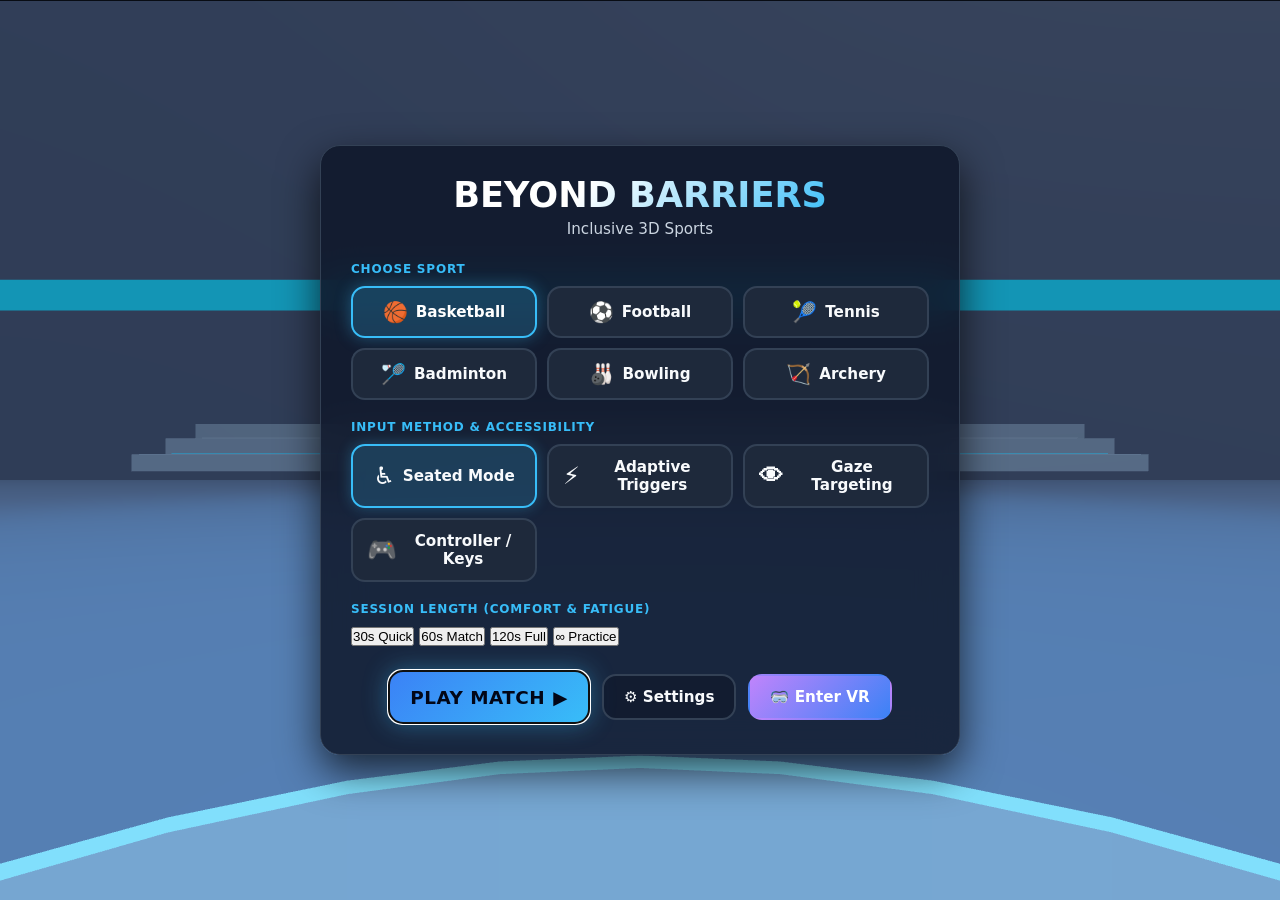
<file: index.html>
<!DOCTYPE html>
<html lang="en">
<head>
  <meta charset="UTF-8">
  <meta name="viewport" content="width=device-width, initial-scale=1.0, maximum-scale=1.0, user-scalable=no">
  <meta name="description" content="Beyond Barriers - Inclusive 3D VR Sports. Basketball, Football, Tennis, Badminton, Bowling, and Archery.">
  <meta name="theme-color" content="#080c14">
  <title>Beyond Barriers - Inclusive VR Sports</title>
  <link rel="stylesheet" href="css/styles.css">
</head>
<body>
  <!-- Screen Reader Announcements -->
  <div id="a11y-announcer" class="sr-only" aria-live="polite" aria-atomic="true"></div>

  <!-- 3D WebGL / WebXR Viewport -->
  <div id="webgl-canvas-container">
    <canvas id="webgl-canvas" tabindex="-1" aria-label="3D Sports Arena Viewport"></canvas>
  </div>

  <!-- Aim Crosshair with Selection Indicator & Gaze Dwell Ring -->
  <div id="aim-reticle" aria-hidden="true">
    <div class="reticle-circle" id="reticle-indicator">
      <svg class="gaze-dwell-svg" viewBox="0 0 36 36">
        <circle class="gaze-dwell-bg" cx="18" cy="18" r="16" />
        <circle class="gaze-dwell-fill" id="gaze-dwell-fill" cx="18" cy="18" r="16" />
      </svg>
      <span class="reticle-target-badge" id="reticle-target-badge">AIM READY</span>
    </div>
  </div>

  <!-- Dynamic Floating Feedback (Points, Swish, Strike) -->
  <div id="floating-feedback" aria-live="assertive" aria-atomic="true"></div>

  <!-- Subtle Notification Toast -->
  <aside id="a11y-live-toast" class="a11y-live-toast" aria-live="assertive" aria-atomic="true"></aside>

  <!-- UI Root Container -->
  <main id="ui-container">

    <!-- =======================================================================
         CLEAN, GAME-FIRST LAUNCHER (MINIMAL, NO CLUTTER)
         ======================================================================= -->
    <section id="screen-launcher" class="screen active interactive" aria-labelledby="launcher-heading">
      <div class="launcher-card">
        <header class="launcher-header">
          <h1 id="launcher-heading" class="launcher-title">BEYOND BARRIERS</h1>
          <p class="launcher-subtitle">Inclusive 3D Sports</p>
        </header>

        <!-- 1. Choose Sport -->
        <div class="selection-section">
          <label class="section-label">CHOOSE SPORT</label>
          <div class="sports-pill-grid" role="radiogroup" aria-label="Choose Sport">
            <button class="sport-pill-btn active" data-sport="basketball" role="radio" aria-checked="true">
              <span class="pill-icon">&#x1F3C0;</span>
              <span class="pill-name">Basketball</span>
            </button>
            <button class="sport-pill-btn" data-sport="football" role="radio" aria-checked="false">
              <span class="pill-icon">&#x26BD;</span>
              <span class="pill-name">Football</span>
            </button>
            <button class="sport-pill-btn" data-sport="tennis" role="radio" aria-checked="false">
              <span class="pill-icon">&#x1F3BE;</span>
              <span class="pill-name">Tennis</span>
            </button>
            <button class="sport-pill-btn" data-sport="badminton" role="radio" aria-checked="false">
              <span class="pill-icon">&#x1F3F8;</span>
              <span class="pill-name">Badminton</span>
            </button>
            <button class="sport-pill-btn" data-sport="bowling" role="radio" aria-checked="false">
              <span class="pill-icon">&#x1F3B3;</span>
              <span class="pill-name">Bowling</span>
            </button>
            <button class="sport-pill-btn" data-sport="archery" role="radio" aria-checked="false">
              <span class="pill-icon">&#x1F3F9;</span>
              <span class="pill-name">Archery</span>
            </button>
          </div>
        </div>

        <!-- 2. Choose Input & Accessibility Mode -->
        <div class="selection-section">
          <label class="section-label">INPUT METHOD &amp; ACCESSIBILITY</label>
          <div class="preset-pill-grid preset-grid-4" role="radiogroup" aria-label="Input Method &amp; Accessibility">
            <button class="preset-pill-btn active" data-preset="seated" role="radio" aria-checked="true" title="Seated Movement: 1.25m Eye-Level, Wheelchair Friendly">
              <span class="preset-icon">&#x267F;</span>
              <span class="preset-name">Seated Mode</span>
            </button>
            <button class="preset-pill-btn" data-preset="adaptive-triggers" role="radio" aria-checked="false" title="Adaptive Triggers: Single Tap / Auto-Oscillate">
              <span class="preset-icon">&#x26A1;</span>
              <span class="preset-name">Adaptive Triggers</span>
            </button>
            <button class="preset-pill-btn" data-preset="gaze" role="radio" aria-checked="false" title="Gaze Targeting: Look to aim, hands-free dwell">
              <span class="preset-icon">&#x1F441;</span>
              <span class="preset-name">Gaze Targeting</span>
            </button>
            <button class="preset-pill-btn" data-preset="standard" role="radio" aria-checked="false" title="Controller &amp; Keyboard: Standard regulation manual input">
              <span class="preset-icon">&#x1F3AE;</span>
              <span class="preset-name">Controller / Keys</span>
            </button>
          </div>
        </div>

        <!-- 3. Session Duration (Comfort & Fatigue) -->
        <div class="selection-section">
          <label class="section-label">SESSION LENGTH (COMFORT &amp; FATIGUE)</label>
          <div class="duration-pill-grid" role="radiogroup" aria-label="Session Duration">
            <button class="duration-pill-btn" data-duration="30" role="radio" aria-checked="false">30s Quick</button>
            <button class="duration-pill-btn active" data-duration="60" role="radio" aria-checked="true">60s Match</button>
            <button class="duration-pill-btn" data-duration="120" role="radio" aria-checked="false">120s Full</button>
            <button class="duration-pill-btn" data-duration="0" role="radio" aria-checked="false">&#x221E; Practice</button>
          </div>
        </div>

        <!-- Launcher Actions -->
        <div class="launcher-actions">
          <button id="btn-play-now" class="btn btn-primary btn-large btn-play" autofocus>
            <span>PLAY MATCH</span>
            <span aria-hidden="true">&#x25B6;</span>
          </button>
          <button id="btn-open-settings" class="btn btn-secondary">
            <span>&#x2699; Settings</span>
          </button>
          <button id="btn-enter-vr" class="btn btn-accent" title="Enter WebXR VR">
            <span>&#x1F97D; Enter VR</span>
          </button>
        </div>
      </div>
    </section>

    <!-- =======================================================================
         STREAMLINED IN-GAME HUD (GAME-FIRST BROADCAST SCOREBOARD)
         ======================================================================= -->
    <div id="game-hud" aria-label="Game Heads Up Display">
      <!-- Top Broadcast Match Scoreboard Bar -->
      <header class="hud-top-bar">
        <!-- Live Dual-Team Match Scoreboard -->
        <div class="hud-card hud-scoreboard-box">
          <!-- Blue Team -->
          <div class="scoreboard-team team-blue">
            <span class="team-tag">BLUE</span>
            <span class="team-score-digits" id="hud-score-blue">0</span>
          </div>

          <!-- Match Time & Shot Clock -->
          <div class="scoreboard-center">
            <div class="clock-display" id="hud-match-clock">01:00</div>
            <div class="shot-clock-pill" id="hud-shot-clock">18s</div>
          </div>

          <!-- Red Team -->
          <div class="scoreboard-team team-red">
            <span class="team-score-digits" id="hud-score-red">0</span>
            <span class="team-tag">RED</span>
          </div>
        </div>

        <!-- Pause Button -->
        <button id="btn-hud-pause" class="btn btn-secondary btn-icon" title="Pause Game (P or Esc)" aria-label="Pause Game">
          <span>&#x23F8;</span>
        </button>
      </header>

      <!-- Minimal Interactive Warm-Up Tutorial Card -->
      <div id="tutorial-overlay" class="tutorial-overlay" aria-live="polite">
        <div class="tutorial-card">
          <div class="tutorial-header">
            <span class="tutorial-step-badge" id="tut-step-badge">WARM-UP 1/3</span>
            <button id="btn-skip-tutorial" class="btn-skip-tut" title="Skip Warm-Up">Skip &rarr;</button>
          </div>
          <h3 id="tut-title" class="tutorial-title">&#x1F3C0; MOVE</h3>
          <p id="tut-desc" class="tutorial-desc">Tap <strong>LEFT</strong> or <strong>RIGHT</strong> to change spot.</p>
          <div class="tutorial-progress-dots">
            <span class="tut-dot active" id="tut-dot-1"></span>
            <span class="tut-dot" id="tut-dot-2"></span>
            <span class="tut-dot" id="tut-dot-3"></span>
          </div>
        </div>
      </div>

      <!-- Bottom Minimal Action Bar -->
      <footer class="hud-bottom-bar">
        <!-- Quick Interaction & Accessibility Toolbar (Adaptive Triggers, Gaze, Session Length) -->
        <div class="hud-interaction-pills" role="toolbar" aria-label="Quick Interaction Modes">
          <button id="btn-toggle-trigger" class="btn-hud-pill" title="Adaptive Triggers: Tap / Hold / Oscillate">
            <span class="hud-pill-icon">&#x26A1;</span>
            <span class="hud-pill-label" id="hud-pill-trigger-lbl">TRIGGER: TAP</span>
          </button>
          <button id="btn-toggle-gaze" class="btn-hud-pill" title="Gaze Targeting: Dwell look to aim &amp; shoot">
            <span class="hud-pill-icon">&#x1F441;</span>
            <span class="hud-pill-label" id="hud-pill-gaze-lbl">GAZE: OFF</span>
          </button>
          <button id="btn-toggle-duration" class="btn-hud-pill" title="Session Length (Comfort &amp; Fatigue)">
            <span class="hud-pill-icon">&#x23F1;</span>
            <span class="hud-pill-label" id="hud-pill-duration-lbl">60s MATCH</span>
          </button>
        </div>

        <!-- Court Position Minimal Switcher -->
        <div class="hud-position-bar" role="group" aria-label="Court Playing Position">
          <button id="btn-pos-left" class="btn btn-pos" title="Left Wing (1)">
            <span>&#x2190; LEFT</span>
          </button>
          <button id="btn-pos-home" class="btn btn-pos active" title="Home Spot (2 / C)">
            <span>&#x2605; HOME</span>
          </button>
          <button id="btn-pos-right" class="btn btn-pos" title="Right Wing (3)">
            <span>RIGHT &#x2192;</span>
          </button>
        </div>

        <!-- Sleek Minimal Power Gauge -->
        <div class="power-bar-wrapper" title="Shot Power">
          <div id="power-bar-fill" class="power-bar-fill"></div>
        </div>

        <!-- Minimal Action Cluster -->
        <div class="hud-action-cluster">
          <button id="btn-pass-left" class="btn btn-team-pass" aria-label="Pass Left (E)">
            <span>&#x21B0; PASS</span>
          </button>
          <button id="btn-primary-action" class="btn btn-primary btn-primary-action" aria-label="Perform Primary Sport Action">
            <span>SHOOT</span>
          </button>
          <button id="btn-pass-right" class="btn btn-team-pass" aria-label="Pass Right (F)">
            <span>PASS &#x21B1;</span>
          </button>
        </div>
      </footer>
    </div>

    <!-- =======================================================================
         CHAMPIONSHIP MATCH RESULT MODAL
         ======================================================================= -->
    <div id="modal-match-result" class="modal-overlay" role="dialog" aria-modal="true" aria-labelledby="match-result-title">
      <div class="modal-content interactive match-result-card">
        <header class="panel-header" style="flex-direction:column; gap:4px; text-align:center;">
          <div id="result-trophy-icon" style="font-size:3rem; margin-bottom:4px;">&#x1F3C6;</div>
          <h2 id="match-result-title" class="panel-title" style="font-size:1.8rem;">MATCH COMPLETE!</h2>
          <p id="match-result-subtitle" style="color:var(--text-secondary); font-size:0.95rem;">BLUE TEAM FINISHES STRONG!</p>
        </header>

        <div class="result-score-banner">
          <div class="team-score-pill blue-pill">
            <span class="pill-team-name">BLUE TEAM</span>
            <span class="pill-team-score" id="result-blue-score">18</span>
          </div>
          <div class="vs-badge">FINAL</div>
          <div class="team-score-pill red-pill">
            <span class="pill-team-score" id="result-red-score">14</span>
            <span class="pill-team-name">RED OPPONENTS</span>
          </div>
        </div>

        <div class="match-stats-grid">
          <div class="stat-pill"><span class="stat-lbl">Points</span><strong id="stat-points">18</strong></div>
          <div class="stat-pill"><span class="stat-lbl">Assists</span><strong id="stat-assists">4</strong></div>
          <div class="stat-pill"><span class="stat-lbl">Rebounds</span><strong id="stat-rebounds">3</strong></div>
          <div class="stat-pill"><span class="stat-lbl">Accuracy</span><strong id="stat-accuracy">75%</strong></div>
        </div>

        <div class="match-result-actions" style="display:flex; gap:12px; justify-content:center; margin-top:20px;">
          <button id="btn-result-rematch" class="btn btn-primary btn-large" style="flex:1;">&#x26A1; PLAY REMATCH</button>
          <button id="btn-result-change-sport" class="btn btn-secondary btn-large" style="flex:1;">&#x1F3C0; CHANGE SPORT</button>
        </div>
      </div>
    </div>

    <!-- =======================================================================
         PAUSE MODAL
         ======================================================================= -->
    <div id="modal-pause" class="modal-overlay" role="dialog" aria-modal="true" aria-labelledby="pause-title">
      <div class="modal-content interactive pause-card">
        <header class="panel-header">
          <h2 id="pause-title" class="panel-title">&#x23F8; MATCH PAUSED</h2>
        </header>
        <div class="pause-actions">
          <button id="btn-pause-resume" class="btn btn-primary btn-large">&#x25B6; RESUME</button>
          <button id="btn-pause-restart" class="btn btn-secondary btn-large">&#x21BB; RESTART MATCH</button>
          <button id="btn-pause-change-sport" class="btn btn-secondary btn-large">&#x1F3C0; CHANGE SPORT</button>
          <button id="btn-pause-settings" class="btn btn-secondary btn-large">&#x2699; SETTINGS</button>
        </div>
      </div>
    </div>

    <!-- =======================================================================
         ACCESSIBILITY SETTINGS & INCLUSIVE DESIGN PRINCIPLES MODAL
         ======================================================================= -->
    <div id="modal-settings" class="modal-overlay" role="dialog" aria-modal="true" aria-labelledby="settings-modal-title">
      <div class="modal-content interactive settings-card settings-card-wide">
        <header class="panel-header">
          <h2 id="settings-modal-title" class="panel-title">&#x2699; SETTINGS &amp; INCLUSIVE DESIGN</h2>
          <button id="btn-close-settings" class="btn btn-secondary btn-icon" aria-label="Close Settings">&#x2715;</button>
        </header>

        <!-- Two Tab Switcher -->
        <div class="settings-tab-bar" role="tablist">
          <button id="tab-btn-controls" class="settings-tab-btn active" role="tab" aria-selected="true" aria-controls="settings-tab-controls">
            <span>&#x2699; Accessibility &amp; Ergonomics</span>
          </button>
          <button id="tab-btn-principles" class="settings-tab-btn" role="tab" aria-selected="false" aria-controls="settings-tab-principles">
            <span>&#x1F4CB; Design Principles &amp; Input Matrix</span>
          </button>
        </div>

        <!-- TAB 1: ACCESSIBILITY CONTROLS & ERGONOMICS -->
        <div id="settings-tab-controls" class="settings-tab-panel active" role="tabpanel">
          <div class="settings-grid">
            <div class="setting-card">
              <div class="setting-title">
                <label for="chk-seated-mode">Seated / Wheelchair Mode</label>
                <input type="checkbox" id="chk-seated-mode" checked>
              </div>
              <p class="setting-desc">Sets eye-level to 1.25m with smooth camera height transition.</p>
            </div>

            <div class="setting-card">
              <div class="setting-title">
                <label for="sel-trigger-mode">Adaptive Trigger Mode</label>
                <select id="sel-trigger-mode">
                  <option value="tap" selected>Tap (Instant calibrated shot, zero fatigue)</option>
                  <option value="hold">Hold &amp; Release (Manual power charging)</option>
                  <option value="oscillate">Auto-Oscillate (2-tap timing meter)</option>
                </select>
              </div>
              <p class="setting-desc">Replaces tiring arm swings with adjustable button triggers.</p>
            </div>

            <div class="setting-card">
              <div class="setting-title">
                <label for="chk-gaze-targeting">Gaze Dwell Targeting</label>
                <input type="checkbox" id="chk-gaze-targeting">
              </div>
              <p class="setting-desc">Look at hoop or teammate for 0.8s to aim and auto-confirm.</p>
            </div>

            <div class="setting-card">
              <div class="setting-title">
                <label for="sel-session-duration">Session Duration</label>
                <select id="sel-session-duration">
                  <option value="30">30 Seconds (Quick burst, low fatigue)</option>
                  <option value="60" selected>60 Seconds (Regulation match)</option>
                  <option value="120">120 Seconds (Full championship)</option>
                  <option value="0">&#x221E; Practice Mode (Untimed free play)</option>
                </select>
              </div>
              <p class="setting-desc">Comfort &amp; fatigue pacing tailored to physical stamina.</p>
            </div>

            <div class="setting-card">
              <div class="setting-title">
                <label for="sel-game-pace">Game Pace Dilation</label>
                <select id="sel-game-pace">
                  <option value="relaxed" selected>0.7x Relaxed (Slower ball, more reaction time)</option>
                  <option value="standard">1.0x Regulation Speed</option>
                  <option value="fast">1.25x Fast Pace</option>
                </select>
              </div>
              <p class="setting-desc">Scales physics and reaction timing for comfortable play.</p>
            </div>

            <div class="setting-card">
              <div class="setting-title">
                <label for="sel-aim-assist">Aim Assistance</label>
                <select id="sel-aim-assist">
                  <option value="high" selected>High (Strong trajectory guidance)</option>
                  <option value="medium">Medium (Balanced)</option>
                  <option value="off">Off (Manual skill)</option>
                </select>
              </div>
              <p class="setting-desc">Magnetically pulls shots toward target center.</p>
            </div>

            <div class="setting-card">
              <div class="setting-title">
                <label for="chk-high-contrast">High Contrast Theme</label>
                <input type="checkbox" id="chk-high-contrast">
              </div>
              <p class="setting-desc">Pure black background with vivid yellow borders.</p>
            </div>

            <div class="setting-card">
              <div class="setting-title">
                <label for="chk-audio-feedback">Audio &amp; Gentle Guidance</label>
                <input type="checkbox" id="chk-audio-feedback" checked>
              </div>
              <p class="setting-desc">Web Audio sound cues with supportive coaching and no harsh penalties.</p>
            </div>
          </div>
        </div>

        <!-- TAB 2: INCLUSIVE DESIGN PRINCIPLES & INPUT MATRIX -->
        <div id="settings-tab-principles" class="settings-tab-panel" role="tabpanel" style="display:none;">
          <div class="principles-tables-wrap">
            <!-- Table 1: Design Principles -->
            <div class="principles-block">
              <h3 class="principles-heading">&#x1F3AF; Design Principles &amp; Interaction Design</h3>
              <table class="principles-table">
                <thead>
                  <tr>
                    <th style="width:28%;">Design principle</th>
                    <th>Interaction design</th>
                  </tr>
                </thead>
                <tbody>
                  <tr>
                    <td><strong>Affordances &amp; signifiers</strong></td>
                    <td>Interactive objects use clear outlines, contrasting colours, icons, and short labels. Targets highlight when selected or focused.</td>
                  </tr>
                  <tr>
                    <td><strong>Hover &amp; selection feedback</strong></td>
                    <td>Objects change colour or glow when targeted. A selection indicator confirms where the user is aiming.</td>
                  </tr>
                  <tr>
                    <td><strong>Action feedback</strong></td>
                    <td>Successful throws, passes, and hits trigger animations, score updates, and optional spatial audio or controller vibration.</td>
                  </tr>
                  <tr>
                    <td><strong>Error recovery</strong></td>
                    <td>Missed actions show gentle visual guidance and allow retries without harsh penalties.</td>
                  </tr>
                  <tr>
                    <td><strong>Spatial ergonomics</strong></td>
                    <td>Keep menus within a comfortable forward field of view, around eye level, and avoid requiring repeated overhead reaching.</td>
                  </tr>
                  <tr>
                    <td><strong>Comfort &amp; fatigue</strong></td>
                    <td>Provide seated play, adjustable session lengths, pause options, and alternatives to large arm movements.</td>
                  </tr>
                  <tr>
                    <td><strong>Interaction challenge &amp; iteration</strong></td>
                    <td>If a full-arm swing is tiring or difficult to detect, replace it with a short flick or button-triggered action and test whether it feels easier to control.</td>
                  </tr>
                </tbody>
              </table>
            </div>

            <!-- Table 2: Input Methods -->
            <div class="principles-block" style="margin-top:20px;">
              <h3 class="principles-heading">&#x1F3AE; Input Method &amp; Rationale Matrix</h3>
              <table class="principles-table">
                <thead>
                  <tr>
                    <th style="width:24%;">Input method</th>
                    <th style="width:38%;">How the user interacts</th>
                    <th>Why it was chosen</th>
                  </tr>
                </thead>
                <tbody>
                  <tr>
                    <td><strong>Hand tracking</strong></td>
                    <td>Pinch, grab, or perform a short hand gesture to interact with objects.</td>
                    <td>Supports natural interaction without requiring complex controller movements.</td>
                  </tr>
                  <tr>
                    <td><strong>Controller input</strong></td>
                    <td>Press buttons to shoot, pass, hit, or activate actions.</td>
                    <td>Provides reliable alternatives for users who find gestures difficult.</td>
                  </tr>
                  <tr>
                    <td><strong>Gaze targeting</strong></td>
                    <td>Look at a target to aim or highlight an object.</td>
                    <td>Reduces the need for large arm movements.</td>
                  </tr>
                  <tr>
                    <td><strong>Seated movement</strong></td>
                    <td>Use a joystick, small lean, or simplified input to move or reposition.</td>
                    <td>Supports users who play from a wheelchair or seated position.</td>
                  </tr>
                  <tr>
                    <td><strong>Adaptive triggers</strong></td>
                    <td>Use a tap, hold, or release to perform a sport action.</td>
                    <td>Makes actions adjustable to different physical abilities.</td>
                  </tr>
                </tbody>
              </table>
            </div>
          </div>
        </div>

        <div style="margin-top:18px; text-align:right;">
          <button id="btn-close-settings-done" class="btn btn-primary">DONE</button>
        </div>
      </div>
    </div>

  </main>

  <!-- 3D & Application Script Modules -->
  <script src="js/three.min.js"></script>
  <script src="js/audio.js"></script>
  <script src="js/accessibility.js"></script>
  <script src="js/character.js"></script>
  <script src="js/input.js"></script>
  <script src="js/arena.js"></script>
  <script src="js/sports/SportBase.js"></script>
  <script src="js/sports/BasketballSport.js"></script>
  <script src="js/sports/FootballSport.js"></script>
  <script src="js/sports/TennisSport.js"></script>
  <script src="js/sports/BadmintonSport.js"></script>
  <script src="js/sports/BowlingSport.js"></script>
  <script src="js/sports/ArcherySport.js"></script>
  <script src="js/app.js"></script>
</body>
</html>
</file>
<file: css/styles.css>
/* ==========================================================================
   BEYOND BARRIERS - INCLUSIVE VR SPORTS
   Streamlined, Game-First Minimal UI with Living 3D Arena
   ========================================================================== */

:root {
  --bg-deep: #080c14;
  --bg-surface-glass: rgba(15, 23, 42, 0.85);
  --bg-card: #1e293b;
  --bg-card-hover: #283548;
  
  --border-subtle: #334155;
  --border-active: #38bdf8;
  
  --text-primary: #f8fafc;
  --text-secondary: #cbd5e1;
  --text-muted: #94a3b8;
  
  --accent-cyan: #38bdf8;
  --accent-blue: #3b82f6;
  --accent-emerald: #10b981;
  --accent-amber: #f59e0b;
  --accent-lavender: #c084fc;
  
  --radius-sm: 8px;
  --radius-md: 14px;
  --radius-lg: 20px;
  --radius-pill: 9999px;
  
  --shadow-glow: 0 0 25px rgba(56, 189, 248, 0.4);
}

/* High Contrast Mode */
body.high-contrast {
  --bg-deep: #000000;
  --bg-surface-glass: #000000;
  --bg-card: #121212;
  --bg-card-hover: #1e1e1e;
  --border-subtle: #ffffff;
  --border-active: #ffff00;
  --text-primary: #ffffff;
  --text-secondary: #ffffff;
  --accent-cyan: #ffff00;
  --accent-blue: #00ffff;
  --shadow-glow: 0 0 25px #ffff00;
}

*, *::before, *::after {
  box-sizing: border-box;
  margin: 0;
  padding: 0;
}

html, body {
  width: 100%;
  height: 100%;
  overflow: hidden;
  background-color: var(--bg-deep);
  color: var(--text-primary);
  font-family: system-ui, -apple-system, BlinkMacSystemFont, 'Segoe UI', Roboto, sans-serif;
  user-select: none;
  -webkit-user-select: none;
}

/* 3D Canvas */
#webgl-canvas {
  position: absolute;
  top: 0;
  left: 0;
  width: 100%;
  height: 100%;
  z-index: 1;
  outline: none;
  display: block;
}

#ui-container {
  position: absolute;
  top: 0;
  left: 0;
  width: 100%;
  height: 100%;
  z-index: 10;
  pointer-events: none;
}

.interactive {
  pointer-events: auto;
}

/* Screen Transitions */
.screen {
  position: absolute;
  top: 0;
  left: 0;
  width: 100%;
  height: 100%;
  display: flex;
  align-items: center;
  justify-content: center;
  padding: 20px;
  opacity: 0;
  visibility: hidden;
  transition: opacity 0.25s ease, visibility 0.25s ease;
  z-index: 20;
}

.screen.active {
  opacity: 1;
  visibility: visible;
  pointer-events: auto;
}

/* ==========================================================================
   QUICK LAUNCHER CARD
   ========================================================================== */
.launcher-card {
  background: var(--bg-surface-glass);
  backdrop-filter: blur(20px);
  -webkit-backdrop-filter: blur(20px);
  border: 1px solid var(--border-subtle);
  border-radius: var(--radius-lg);
  box-shadow: 0 16px 40px rgba(0, 0, 0, 0.7);
  max-width: 640px;
  width: 100%;
  padding: 30px;
  text-align: center;
}

.brand-badge {
  display: inline-flex;
  align-items: center;
  background: rgba(56, 189, 248, 0.15);
  border: 1px solid rgba(56, 189, 248, 0.4);
  color: var(--accent-cyan);
  padding: 4px 14px;
  border-radius: var(--radius-pill);
  font-size: 0.8rem;
  font-weight: 700;
  letter-spacing: 1px;
  margin-bottom: 12px;
}

.launcher-title {
  font-size: 2.2rem;
  font-weight: 900;
  background: linear-gradient(135deg, #ffffff 40%, var(--accent-cyan) 85%);
  -webkit-background-clip: text;
  -webkit-text-fill-color: transparent;
  line-height: 1.1;
  margin-bottom: 6px;
}

.launcher-subtitle {
  font-size: 0.95rem;
  color: var(--text-secondary);
  margin-bottom: 24px;
}

.selection-section {
  margin-bottom: 20px;
  text-align: left;
}

.section-label {
  display: block;
  font-size: 0.75rem;
  font-weight: 800;
  color: var(--accent-cyan);
  letter-spacing: 0.8px;
  margin-bottom: 10px;
}

/* Sports Pill Grid */
.sports-pill-grid {
  display: grid;
  grid-template-columns: repeat(3, 1fr);
  gap: 10px;
}

.sport-pill-btn {
  background: var(--bg-card);
  border: 2px solid var(--border-subtle);
  border-radius: var(--radius-md);
  padding: 12px 8px;
  color: var(--text-primary);
  font-family: inherit;
  font-size: 0.95rem;
  font-weight: 700;
  cursor: pointer;
  display: flex;
  align-items: center;
  justify-content: center;
  gap: 8px;
  transition: all 0.15s ease;
}

.sport-pill-btn:hover {
  background: var(--bg-card-hover);
  border-color: var(--accent-cyan);
}

.sport-pill-btn.active {
  background: rgba(56, 189, 248, 0.2);
  border-color: var(--accent-cyan);
  box-shadow: 0 0 16px rgba(56, 189, 248, 0.35);
  color: #ffffff;
}

.pill-icon {
  font-size: 1.25rem;
}

/* Preset Cards */
.preset-pill-grid {
  display: grid;
  grid-template-columns: repeat(3, 1fr);
  gap: 10px;
}

.preset-pill-btn {
  background: var(--bg-card);
  border: 2px solid var(--border-subtle);
  border-radius: var(--radius-md);
  padding: 12px 14px;
  color: var(--text-primary);
  font-family: inherit;
  font-size: 0.95rem;
  font-weight: 700;
  cursor: pointer;
  display: flex;
  gap: 8px;
  align-items: center;
  justify-content: center;
  transition: all 0.15s ease;
}

.preset-pill-btn:hover {
  border-color: var(--accent-cyan);
  background: var(--bg-card-hover);
}

.preset-pill-btn.active {
  background: rgba(56, 189, 248, 0.18);
  border-color: var(--accent-cyan);
  box-shadow: 0 0 14px rgba(56, 189, 248, 0.3);
}

.preset-icon {
  font-size: 1.5rem;
}

.preset-info strong {
  display: block;
  font-size: 0.85rem;
  line-height: 1.2;
}

.preset-info small {
  display: block;
  font-size: 0.72rem;
  color: var(--text-muted);
  line-height: 1.2;
  margin-top: 2px;
}

/* Clean Preset Summary Pill (Replaces old text-heavy debug metrics) */
.preset-summary-pill {
  display: flex;
  align-items: center;
  justify-content: center;
  gap: 8px;
  background: rgba(15, 23, 42, 0.75);
  border: 1px solid var(--accent-cyan);
  border-radius: var(--radius-pill);
  padding: 8px 16px;
  font-size: 0.82rem;
  color: var(--accent-cyan);
  margin-bottom: 8px;
  box-shadow: 0 0 16px rgba(56, 189, 248, 0.15);
}

.summary-icon {
  font-size: 1.1rem;
}

.summary-text {
  font-weight: 700;
  letter-spacing: 0.3px;
}

/* Launcher Actions */
.launcher-actions {
  display: flex;
  align-items: center;
  justify-content: center;
  gap: 12px;
  margin-top: 24px;
}

.btn {
  display: inline-flex;
  align-items: center;
  justify-content: center;
  gap: 8px;
  min-height: 46px;
  padding: 10px 20px;
  font-size: 0.95rem;
  font-weight: 700;
  font-family: inherit;
  border-radius: var(--radius-md);
  border: 2px solid transparent;
  cursor: pointer;
  transition: all 0.15s ease;
  background: var(--bg-card);
  color: var(--text-primary);
}

.btn:hover {
  transform: translateY(-2px);
  background: var(--bg-card-hover);
}

.btn-primary {
  background: linear-gradient(135deg, var(--accent-blue), var(--accent-cyan));
  color: #020617;
  font-weight: 800;
}

.btn-play {
  min-width: 200px;
  min-height: 54px;
  font-size: 1.15rem;
  letter-spacing: 0.5px;
  box-shadow: var(--shadow-glow);
}

.btn-secondary {
  border-color: var(--border-subtle);
  background: rgba(15, 23, 42, 0.7);
}

.btn-accent {
  background: linear-gradient(135deg, var(--accent-lavender), var(--accent-blue));
  color: #ffffff;
}

.btn-icon {
  width: 44px;
  height: 44px;
  padding: 0;
  border-radius: 50%;
  font-size: 1.1rem;
}

.hud-360-cluster {
  display: flex;
  align-items: center;
  gap: 6px;
  pointer-events: auto;
}

.btn-sm {
  padding: 6px 12px;
  font-size: 0.78rem;
  font-weight: 700;
  border-radius: var(--radius-sm);
  background: rgba(15, 23, 42, 0.85);
  border: 1px solid var(--border-subtle);
  color: var(--text-secondary);
  display: inline-flex;
  align-items: center;
  justify-content: center;
  cursor: pointer;
  transition: all 0.15s ease;
}

.btn-sm:hover {
  background: var(--bg-card-hover);
  border-color: var(--accent-cyan);
  color: #38bdf8;
  transform: translateY(-1px);
}

/* ==========================================================================
   MINIMAL IN-GAME HUD
   ========================================================================== */
#game-hud {
  position: absolute;
  top: 0;
  left: 0;
  width: 100%;
  height: 100%;
  pointer-events: none;
  z-index: 15;
  display: none;
  flex-direction: column;
  justify-content: space-between;
  padding: 16px 20px;
}

#game-hud.active {
  display: flex;
}

/* ==========================================================================
   MINIMAL INTERACTIVE WARM-UP TUTORIAL
   ========================================================================== */
.tutorial-overlay {
  position: absolute;
  top: 75px;
  left: 50%;
  transform: translateX(-50%) translateY(-20px);
  z-index: 100;
  pointer-events: auto;
  opacity: 0;
  visibility: hidden;
  transition: all 0.3s cubic-bezier(0.16, 1, 0.3, 1);
}

.tutorial-overlay.active {
  opacity: 1;
  visibility: visible;
  transform: translateX(-50%) translateY(0);
}

.tutorial-card {
  background: rgba(15, 23, 42, 0.92);
  backdrop-filter: blur(16px);
  -webkit-backdrop-filter: blur(16px);
  border: 1.5px solid var(--accent-cyan);
  border-radius: var(--radius-lg);
  padding: 12px 20px;
  box-shadow: 0 8px 30px rgba(0, 0, 0, 0.6), 0 0 20px rgba(56, 189, 248, 0.25);
  display: flex;
  flex-direction: column;
  align-items: center;
  gap: 6px;
  min-width: 280px;
  max-width: 350px;
  text-align: center;
}

.tutorial-header {
  width: 100%;
  display: flex;
  align-items: center;
  justify-content: space-between;
}

.tutorial-step-badge {
  font-size: 0.7rem;
  font-weight: 800;
  letter-spacing: 0.5px;
  color: var(--accent-cyan);
  background: rgba(6, 182, 212, 0.15);
  padding: 2px 8px;
  border-radius: var(--radius-pill);
}

.btn-skip-tut {
  background: transparent;
  border: none;
  color: var(--text-muted);
  font-size: 0.75rem;
  font-weight: 700;
  cursor: pointer;
  padding: 2px 6px;
  transition: color 0.15s ease;
}

.btn-skip-tut:hover {
  color: #ffffff;
}

.tutorial-title {
  font-size: 1.05rem;
  font-weight: 800;
  color: #ffffff;
  margin: 0;
}

.tutorial-desc {
  font-size: 0.85rem;
  color: var(--text-secondary);
  margin: 0;
}

.tutorial-desc strong {
  color: var(--accent-cyan);
}

.tutorial-progress-dots {
  display: flex;
  align-items: center;
  gap: 8px;
  margin-top: 4px;
}

.tut-dot {
  width: 24px;
  height: 4px;
  border-radius: 2px;
  background: rgba(255, 255, 255, 0.2);
  transition: all 0.25s ease;
}

.tut-dot.active {
  background: var(--accent-cyan);
  box-shadow: 0 0 8px rgba(56, 189, 248, 0.6);
}

.tut-dot.completed {
  background: var(--accent-emerald);
}

.hud-top-bar {
  display: flex;
  align-items: center;
  justify-content: space-between;
  pointer-events: auto;
  gap: 16px;
}

.hud-scoreboard-box {
  background: rgba(15, 23, 42, 0.92);
  backdrop-filter: blur(14px);
  border: 1px solid var(--border-subtle);
  border-radius: var(--radius-md);
  padding: 6px 16px;
  display: flex;
  align-items: center;
  gap: 16px;
  box-shadow: 0 4px 20px rgba(0, 0, 0, 0.5);
}

.scoreboard-team {
  display: flex;
  align-items: center;
  gap: 10px;
}

.team-tag {
  font-size: 0.75rem;
  font-weight: 800;
  letter-spacing: 0.5px;
}

.team-blue .team-tag {
  color: var(--accent-cyan);
}

.team-red .team-tag {
  color: #ef4444;
}

.team-score-digits {
  font-size: 1.8rem;
  font-weight: 900;
  font-family: 'Courier New', monospace;
  min-width: 32px;
  text-align: center;
}

.team-blue .team-score-digits {
  color: #38bdf8;
  text-shadow: 0 0 12px rgba(56, 189, 248, 0.5);
}

.team-red .team-score-digits {
  color: #ef4444;
  text-shadow: 0 0 12px rgba(239, 68, 68, 0.5);
}

.scoreboard-center {
  display: flex;
  flex-direction: column;
  align-items: center;
  padding: 0 8px;
  border-left: 1px solid var(--border-subtle);
  border-right: 1px solid var(--border-subtle);
}

.clock-display {
  font-size: 1.15rem;
  font-weight: 900;
  color: #ffffff;
  font-family: monospace;
  letter-spacing: 1px;
}

.shot-clock-pill {
  font-size: 0.7rem;
  font-weight: 800;
  color: var(--accent-amber);
  background: rgba(245, 158, 11, 0.15);
  border: 1px solid var(--accent-amber);
  padding: 1px 6px;
  border-radius: var(--radius-pill);
  margin-top: 2px;
}

.hud-action-cluster {
  display: flex;
  align-items: center;
  gap: 12px;
}

.btn-team-pass {
  min-width: 150px;
  min-height: 50px;
  background: rgba(2, 132, 199, 0.25);
  border: 1.5px solid var(--accent-cyan);
  color: #ffffff;
  font-size: 0.95rem;
  font-weight: 700;
  border-radius: var(--radius-pill);
  box-shadow: 0 4px 15px rgba(2, 132, 199, 0.3);
  transition: all 0.15s ease;
}

.btn-team-pass:hover {
  background: rgba(2, 132, 199, 0.45);
  border-color: #ffffff;
  transform: translateY(-2px);
}

/* Match Result Modal Card */
.match-result-card {
  max-width: 520px;
  text-align: center;
  background: rgba(15, 23, 42, 0.95);
  border: 2px solid var(--accent-cyan);
  box-shadow: 0 0 40px rgba(56, 189, 248, 0.35);
}

.result-score-banner {
  display: flex;
  align-items: center;
  justify-content: center;
  gap: 16px;
  margin: 18px 0;
}

.team-score-pill {
  flex: 1;
  background: var(--bg-card);
  border: 1px solid var(--border-subtle);
  border-radius: var(--radius-md);
  padding: 12px;
  display: flex;
  flex-direction: column;
  align-items: center;
}

.blue-pill {
  border-color: var(--accent-cyan);
  background: rgba(56, 189, 248, 0.1);
}

.red-pill {
  border-color: #ef4444;
  background: rgba(239, 68, 68, 0.1);
}

.pill-team-name {
  font-size: 0.75rem;
  font-weight: 800;
  letter-spacing: 0.5px;
  color: var(--text-muted);
}

.pill-team-score {
  font-size: 2.2rem;
  font-weight: 900;
  font-family: monospace;
  margin-top: 4px;
}

.blue-pill .pill-team-score { color: #38bdf8; }
.red-pill .pill-team-score { color: #ef4444; }

.vs-badge {
  font-size: 0.85rem;
  font-weight: 900;
  color: var(--text-muted);
  background: rgba(255, 255, 255, 0.1);
  padding: 4px 10px;
  border-radius: var(--radius-pill);
}

.match-stats-grid {
  display: grid;
  grid-template-columns: repeat(4, 1fr);
  gap: 8px;
  margin: 16px 0;
}

.stat-pill {
  background: rgba(255, 255, 255, 0.04);
  border: 1px solid var(--border-subtle);
  border-radius: var(--radius-sm);
  padding: 8px 4px;
}

.stat-lbl {
  display: block;
  font-size: 0.7rem;
  color: var(--text-muted);
  text-transform: uppercase;
}

.stat-pill strong {
  display: block;
  font-size: 1.15rem;
  color: var(--text-primary);
  margin-top: 2px;
}

.hud-hint-box {
  display: none !important;
}

.hud-bottom-bar {
  display: flex;
  flex-direction: column;
  align-items: center;
  gap: 8px;
  pointer-events: auto;
  margin: 0 auto;
}

.hud-position-bar {
  display: flex;
  align-items: center;
  justify-content: center;
  gap: 6px;
  background: rgba(15, 23, 42, 0.75);
  backdrop-filter: blur(8px);
  padding: 3px 8px;
  border-radius: var(--radius-pill);
  border: 1px solid rgba(255, 255, 255, 0.12);
  box-shadow: 0 4px 12px rgba(0, 0, 0, 0.4);
}

.btn-pos {
  padding: 4px 10px;
  font-size: 0.75rem;
  font-weight: 700;
  color: var(--text-secondary);
  background: transparent;
  border: 1px solid transparent;
  border-radius: var(--radius-pill);
  cursor: pointer;
  transition: all 0.15s ease;
  white-space: nowrap;
}

.btn-pos:hover {
  color: #ffffff;
  background: rgba(255, 255, 255, 0.08);
}

.btn-pos.active {
  color: #38bdf8;
  background: rgba(2, 132, 199, 0.25);
  border-color: var(--accent-cyan);
  box-shadow: 0 0 10px rgba(56, 189, 248, 0.3);
}

#btn-pos-home.active {
  color: #fbbf24;
  background: rgba(245, 158, 11, 0.2);
  border-color: var(--accent-amber);
  box-shadow: 0 0 10px rgba(245, 158, 11, 0.4);
}

.power-bar-wrapper {
  position: relative;
  width: 180px;
  height: 10px;
  background: rgba(0, 0, 0, 0.65);
  border: 1.5px solid rgba(255, 255, 255, 0.2);
  border-radius: var(--radius-pill);
  overflow: hidden;
}

.power-bar-fill {
  position: absolute;
  left: 0;
  top: 0;
  height: 100%;
  width: 0%;
  background: linear-gradient(90deg, #10b981 0%, #f59e0b 70%, #ef4444 100%);
  border-radius: var(--radius-pill);
  transition: width 0.05s linear;
}

.power-bar-label {
  display: none !important;
}

.hud-action-cluster {
  display: flex;
  align-items: center;
  gap: 10px;
}

.btn-team-pass {
  min-width: 85px;
  min-height: 42px;
  padding: 0 14px;
  background: rgba(2, 132, 199, 0.22);
  border: 1.5px solid var(--accent-cyan);
  color: #ffffff;
  font-size: 0.88rem;
  font-weight: 700;
  border-radius: var(--radius-pill);
  box-shadow: 0 4px 12px rgba(2, 132, 199, 0.25);
  transition: all 0.15s ease;
}

.btn-team-pass:hover {
  background: rgba(2, 132, 199, 0.4);
  border-color: #ffffff;
  transform: translateY(-1px);
}

.btn-primary-action {
  min-width: 150px;
  min-height: 48px;
  padding: 0 24px;
  font-size: 1.15rem;
  font-weight: 800;
  border-radius: var(--radius-pill);
  box-shadow: 0 6px 20px rgba(6, 182, 212, 0.4);
}

/* Reticle with Selection Indicator & Gaze Dwell */
#aim-reticle {
  position: absolute;
  top: 50%;
  left: 50%;
  transform: translate(-50%, -50%);
  width: 44px;
  height: 44px;
  pointer-events: none;
  z-index: 16;
  display: none;
  align-items: center;
  justify-content: center;
  transition: transform 0.05s ease-out;
}

#aim-reticle.active {
  display: flex;
}

.reticle-circle {
  width: 32px;
  height: 32px;
  border: 2px solid var(--accent-cyan);
  border-radius: 50%;
  position: relative;
  box-shadow: 0 0 12px rgba(6, 182, 212, 0.4);
  display: flex;
  align-items: center;
  justify-content: center;
  transition: border-color 0.15s ease, box-shadow 0.15s ease, transform 0.15s ease;
}

.reticle-circle::before {
  content: '';
  position: absolute;
  top: 50%; left: 50%;
  transform: translate(-50%, -50%);
  width: 4px; height: 4px;
  background: #ffffff;
  border-radius: 50%;
}

/* Hover & Selection Feedback: Target Locks */
.reticle-circle.locked-hoop {
  border-color: #fbbf24;
  box-shadow: 0 0 18px rgba(251, 191, 36, 0.9), inset 0 0 8px rgba(251, 191, 36, 0.4);
  transform: scale(1.15);
}

.reticle-circle.locked-teammate {
  border-color: #38bdf8;
  box-shadow: 0 0 18px rgba(56, 189, 248, 0.9), inset 0 0 8px rgba(56, 189, 248, 0.4);
  transform: scale(1.15);
}

/* Circular Gaze Dwell Progress */
.gaze-dwell-svg {
  position: absolute;
  top: -4px;
  left: -4px;
  width: 36px;
  height: 36px;
  transform: rotate(-90deg);
  pointer-events: none;
}

.gaze-dwell-bg {
  fill: none;
  stroke: rgba(255, 255, 255, 0.12);
  stroke-width: 2.5;
}

.gaze-dwell-fill {
  fill: none;
  stroke: var(--accent-cyan);
  stroke-width: 3;
  stroke-dasharray: 100.53;
  stroke-dashoffset: 100.53;
  stroke-linecap: round;
  transition: stroke-dashoffset 0.04s linear, stroke 0.15s ease;
}

.reticle-circle.locked-hoop .gaze-dwell-fill {
  stroke: #fbbf24;
}

/* Reticle Target Badge (Short label / affordance) */
.reticle-target-badge {
  position: absolute;
  bottom: -22px;
  left: 50%;
  transform: translateX(-50%);
  white-space: nowrap;
  font-size: 0.65rem;
  font-weight: 800;
  letter-spacing: 0.05em;
  background: rgba(15, 23, 42, 0.9);
  color: var(--accent-cyan);
  padding: 2px 7px;
  border-radius: var(--radius-pill);
  border: 1px solid rgba(56, 189, 248, 0.4);
  text-transform: uppercase;
  pointer-events: none;
  box-shadow: 0 2px 6px rgba(0, 0, 0, 0.5);
  transition: color 0.15s ease, border-color 0.15s ease;
}

.reticle-circle.locked-hoop .reticle-target-badge {
  color: #fbbf24;
  border-color: rgba(251, 191, 36, 0.6);
}

.reticle-circle.locked-teammate .reticle-target-badge {
  color: #38bdf8;
  border-color: rgba(56, 189, 248, 0.6);
}

/* Floating Feedback */
#floating-feedback {
  position: absolute;
  top: 35%;
  left: 50%;
  transform: translate(-50%, -50%);
  pointer-events: none;
  z-index: 30;
  display: flex;
  flex-direction: column;
  align-items: center;
  gap: 6px;
}

.feedback-banner {
  font-size: 2rem;
  font-weight: 900;
  padding: 10px 28px;
  border-radius: var(--radius-pill);
  background: rgba(15, 23, 42, 0.9);
  border: 2px solid var(--accent-cyan);
  animation: popFeedback 1.1s ease-out forwards;
}

.feedback-points {
  font-size: 1.5rem;
  font-weight: 800;
  color: var(--accent-emerald);
}

@keyframes popFeedback {
  0% { transform: scale(0.6); opacity: 0; }
  25% { transform: scale(1.08); opacity: 1; }
  80% { transform: scale(1); opacity: 1; }
  100% { transform: translateY(-25px); opacity: 0; }
}

/* Modals */
.modal-overlay {
  position: absolute;
  top: 0; left: 0;
  width: 100%; height: 100%;
  background: rgba(4, 7, 13, 0.85);
  backdrop-filter: blur(12px);
  display: flex;
  align-items: center;
  justify-content: center;
  z-index: 50;
  opacity: 0;
  visibility: hidden;
  transition: all 0.2s ease;
  padding: 20px;
}

.modal-overlay.active {
  opacity: 1;
  visibility: visible;
  pointer-events: auto;
}

.modal-content {
  background: var(--bg-surface-glass);
  border: 1px solid var(--border-subtle);
  border-radius: var(--radius-lg);
  max-width: 480px;
  width: 100%;
  padding: 28px;
}

.panel-header {
  display: flex;
  align-items: center;
  justify-content: space-between;
  margin-bottom: 20px;
  border-bottom: 1px solid var(--border-subtle);
  padding-bottom: 12px;
}

.panel-title {
  font-size: 1.4rem;
  font-weight: 800;
}

.pause-actions-list {
  display: flex;
  flex-direction: column;
  gap: 12px;
}

.settings-grid {
  display: flex;
  flex-direction: column;
  gap: 14px;
}

.setting-card {
  background: var(--bg-card);
  border: 1px solid var(--border-subtle);
  border-radius: var(--radius-md);
  padding: 14px;
}

.setting-title {
  display: flex;
  align-items: center;
  justify-content: space-between;
  font-weight: 700;
  margin-bottom: 4px;
}

.setting-desc {
  font-size: 0.85rem;
  color: var(--text-muted);
}

.select-control {
  width: 100%;
  min-height: 38px;
  padding: 6px 12px;
  border-radius: var(--radius-sm);
  background: #0f172a;
  border: 1px solid var(--border-subtle);
  color: var(--text-primary);
  font-family: inherit;
  margin-top: 6px;
}

/* ==========================================================================
   LIVE ACCESSIBILITY DEMONSTRATION TOAST & FEEDBACK
   ========================================================================== */
.a11y-live-toast {
  position: fixed;
  top: 14px;
  left: 50%;
  transform: translateX(-50%) translateY(-160%);
  background: rgba(15, 23, 42, 0.9);
  backdrop-filter: blur(12px);
  border: 1px solid var(--accent-cyan);
  border-radius: var(--radius-pill);
  padding: 6px 16px;
  box-shadow: 0 4px 20px rgba(0, 0, 0, 0.5);
  display: flex;
  align-items: center;
  gap: 8px;
  z-index: 2000;
  opacity: 0;
  pointer-events: none;
  transition: transform 0.3s cubic-bezier(0.16, 1, 0.3, 1), opacity 0.25s ease;
  white-space: nowrap;
}

.a11y-live-toast.active {
  transform: translateX(-50%) translateY(0);
  opacity: 1;
  pointer-events: auto;
}

.toast-badge-pill {
  display: flex;
  align-items: center;
  gap: 8px;
  font-size: 0.85rem;
  font-weight: 700;
  color: #ffffff;
}

.toast-badge-icon {
  font-size: 1rem;
}

.toast-badge-text {
  letter-spacing: 0.5px;
}

.toast-heading {
  font-size: 0.95rem;
  font-weight: 900;
  color: #ffffff;
  letter-spacing: 0.5px;
}

.toast-details {
  display: flex;
  flex-wrap: wrap;
  gap: 8px 14px;
  font-size: 0.78rem;
  color: var(--text-secondary);
}

.toast-item {
  color: var(--accent-cyan);
  font-weight: 600;
}

/* ==========================================================================
   LAUNCHER PRESET DYNAMICS PREVIEW CARD
   ========================================================================== */
.preset-dynamics-card {
  background: rgba(8, 12, 20, 0.65);
  border: 1px solid var(--border-subtle);
  border-radius: var(--radius-md);
  padding: 14px 16px;
  margin-top: 14px;
  margin-bottom: 6px;
  text-align: left;
}

.dynamics-header {
  display: flex;
  align-items: center;
  justify-content: space-between;
  margin-bottom: 10px;
  border-bottom: 1px solid rgba(255, 255, 255, 0.08);
  padding-bottom: 6px;
}

.dynamics-title {
  font-size: 0.72rem;
  font-weight: 800;
  letter-spacing: 0.8px;
  color: var(--accent-cyan);
}

.dynamics-status {
  font-size: 0.72rem;
  font-weight: 800;
  background: rgba(16, 185, 129, 0.15);
  border: 1px solid var(--accent-emerald);
  color: var(--accent-emerald);
  padding: 2px 8px;
  border-radius: var(--radius-pill);
}

.dynamics-grid {
  display: grid;
  grid-template-columns: repeat(2, 1fr);
  gap: 10px 14px;
}

.dyn-item {
  background: rgba(255, 255, 255, 0.03);
  border: 1px solid rgba(255, 255, 255, 0.06);
  border-radius: var(--radius-sm);
  padding: 8px 10px;
}

.dyn-lbl {
  display: block;
  font-size: 0.68rem;
  font-weight: 700;
  color: var(--text-muted);
  letter-spacing: 0.5px;
}

.dyn-val {
  display: block;
  font-size: 0.85rem;
  font-weight: 800;
  color: var(--text-primary);
  margin: 3px 0 5px 0;
}

.dyn-bar-wrap {
  width: 100%;
  height: 6px;
  background: rgba(0, 0, 0, 0.5);
  border-radius: var(--radius-pill);
  overflow: hidden;
}

.dyn-bar-fill {
  height: 100%;
  border-radius: var(--radius-pill);
  transition: width 0.4s cubic-bezier(0.16, 1, 0.3, 1), background 0.3s ease;
}

.dyn-height-fill { background: linear-gradient(90deg, var(--accent-blue), var(--accent-cyan)); }
.dyn-pace-fill { background: linear-gradient(90deg, var(--accent-emerald), var(--accent-amber)); }
.dyn-assist-fill { background: linear-gradient(90deg, var(--accent-lavender), var(--accent-cyan)); }
.dyn-effort-fill { background: linear-gradient(90deg, var(--accent-cyan), var(--accent-emerald)); }

/* ==========================================================================
   INTERACTIVE HUD ACCESSIBILITY TELEMETRY STRIP
   ========================================================================== */
.hud-a11y-strip {
  display: flex;
  align-items: center;
  justify-content: center;
  gap: 8px;
  pointer-events: auto;
  margin-top: 6px;
}

.a11y-chip {
  background: rgba(15, 23, 42, 0.85);
  backdrop-filter: blur(10px);
  border: 1px solid var(--border-subtle);
  border-radius: var(--radius-pill);
  padding: 4px 12px;
  display: inline-flex;
  align-items: center;
  gap: 6px;
  color: var(--text-primary);
  font-family: inherit;
  font-size: 0.74rem;
  cursor: pointer;
  transition: all 0.15s ease;
}

.a11y-chip:hover {
  background: rgba(30, 41, 59, 0.95);
  border-color: var(--accent-cyan);
  transform: translateY(-1px);
  box-shadow: 0 0 12px rgba(56, 189, 248, 0.3);
}

.chip-icon {
  font-size: 0.95rem;
}

.chip-name {
  color: var(--text-muted);
  font-weight: 700;
}

.a11y-chip strong {
  color: var(--accent-cyan);
  font-weight: 800;
}

.sr-only {
  position: absolute;
  width: 1px; height: 1px;
  padding: 0; margin: -1px;
  overflow: hidden; clip: rect(0,0,0,0);
  border: 0;
}

/* ==========================================================================
   HUD INTERACTION PILLS TOOLBAR (ADAPTIVE TRIGGERS, GAZE, TIME)
   ========================================================================== */
.hud-interaction-pills {
  display: flex;
  align-items: center;
  justify-content: center;
  gap: 8px;
  pointer-events: auto;
  margin-bottom: 2px;
}

.btn-hud-pill {
  background: rgba(15, 23, 42, 0.88);
  backdrop-filter: blur(12px);
  border: 1px solid var(--border-subtle);
  border-radius: var(--radius-pill);
  padding: 4px 12px;
  display: inline-flex;
  align-items: center;
  gap: 6px;
  color: var(--text-primary);
  font-family: inherit;
  font-size: 0.72rem;
  font-weight: 700;
  letter-spacing: 0.04em;
  cursor: pointer;
  transition: all 0.15s ease;
  box-shadow: 0 2px 8px rgba(0, 0, 0, 0.4);
}

.btn-hud-pill:hover {
  background: rgba(30, 41, 59, 0.95);
  border-color: var(--accent-cyan);
  transform: translateY(-1px);
  box-shadow: 0 0 12px rgba(56, 189, 248, 0.35);
}

.btn-hud-pill.active {
  border-color: var(--accent-cyan);
  background: rgba(6, 182, 212, 0.18);
  color: #ffffff;
}

.hud-pill-icon {
  font-size: 0.85rem;
}

.hud-pill-label {
  color: var(--text-secondary);
}

.btn-hud-pill.active .hud-pill-label,
.btn-hud-pill:hover .hud-pill-label {
  color: #ffffff;
}

/* ==========================================================================
   SETTINGS MODAL TWO-TAB LAYOUT & DESIGN PRINCIPLES TABLES
   ========================================================================== */
.settings-card-wide {
  max-width: 820px;
  width: 92vw;
  max-height: 88vh;
  overflow-y: auto;
}

.settings-tab-bar {
  display: flex;
  gap: 8px;
  border-bottom: 1px solid var(--border-subtle);
  padding-bottom: 10px;
  margin-bottom: 16px;
}

.settings-tab-btn {
  background: transparent;
  border: 1px solid transparent;
  border-radius: var(--radius-pill);
  padding: 8px 16px;
  color: var(--text-secondary);
  font-family: inherit;
  font-size: 0.85rem;
  font-weight: 700;
  cursor: pointer;
  display: inline-flex;
  align-items: center;
  gap: 6px;
  transition: all 0.15s ease;
}

.settings-tab-btn:hover {
  color: var(--text-primary);
  background: rgba(255, 255, 255, 0.05);
}

.settings-tab-btn.active {
  color: #ffffff;
  background: rgba(6, 182, 212, 0.2);
  border-color: var(--accent-cyan);
  box-shadow: 0 0 10px rgba(6, 182, 212, 0.25);
}

.settings-tab-panel {
  display: block;
}

/* Inclusive Design Principles & Input Method Matrix Tables */
.principles-tables-wrap {
  display: flex;
  flex-direction: column;
  gap: 16px;
}

.principles-block {
  background: rgba(15, 23, 42, 0.6);
  border: 1px solid var(--border-subtle);
  border-radius: var(--radius-md);
  padding: 14px;
}

.principles-heading {
  font-size: 0.95rem;
  font-weight: 800;
  letter-spacing: 0.03em;
  color: var(--accent-cyan);
  margin-bottom: 10px;
  display: flex;
  align-items: center;
  gap: 6px;
}

.principles-table {
  width: 100%;
  border-collapse: collapse;
  font-size: 0.82rem;
  text-align: left;
}

.principles-table thead th {
  background: rgba(30, 41, 59, 0.7);
  color: var(--text-primary);
  font-weight: 800;
  letter-spacing: 0.04em;
  text-transform: uppercase;
  font-size: 0.72rem;
  padding: 8px 12px;
  border-bottom: 2px solid var(--border-subtle);
}

.principles-table tbody td {
  padding: 8px 12px;
  border-bottom: 1px solid rgba(255, 255, 255, 0.06);
  color: var(--text-secondary);
  line-height: 1.45;
  vertical-align: top;
}

.principles-table tbody tr:last-child td {
  border-bottom: none;
}

.principles-table tbody tr:hover td {
  background: rgba(255, 255, 255, 0.03);
  color: var(--text-primary);
}

.principles-table strong {
  color: #ffffff;
  font-weight: 700;
}

@media (max-width: 600px) {
  .sports-pill-grid { grid-template-columns: repeat(2, 1fr); }
  .preset-pill-grid { grid-template-columns: 1fr; }
  .hud-hint-box { display: none; }
  .dynamics-grid { grid-template-columns: 1fr; }
  .hud-a11y-strip { flex-wrap: wrap; }
  .hud-interaction-pills { flex-wrap: wrap; }
  .settings-tab-bar { flex-direction: column; }
  .principles-table { font-size: 0.75rem; }
  .principles-table thead { display: none; }
  .principles-table td { display: block; padding: 4px 8px; }
}
</file>
